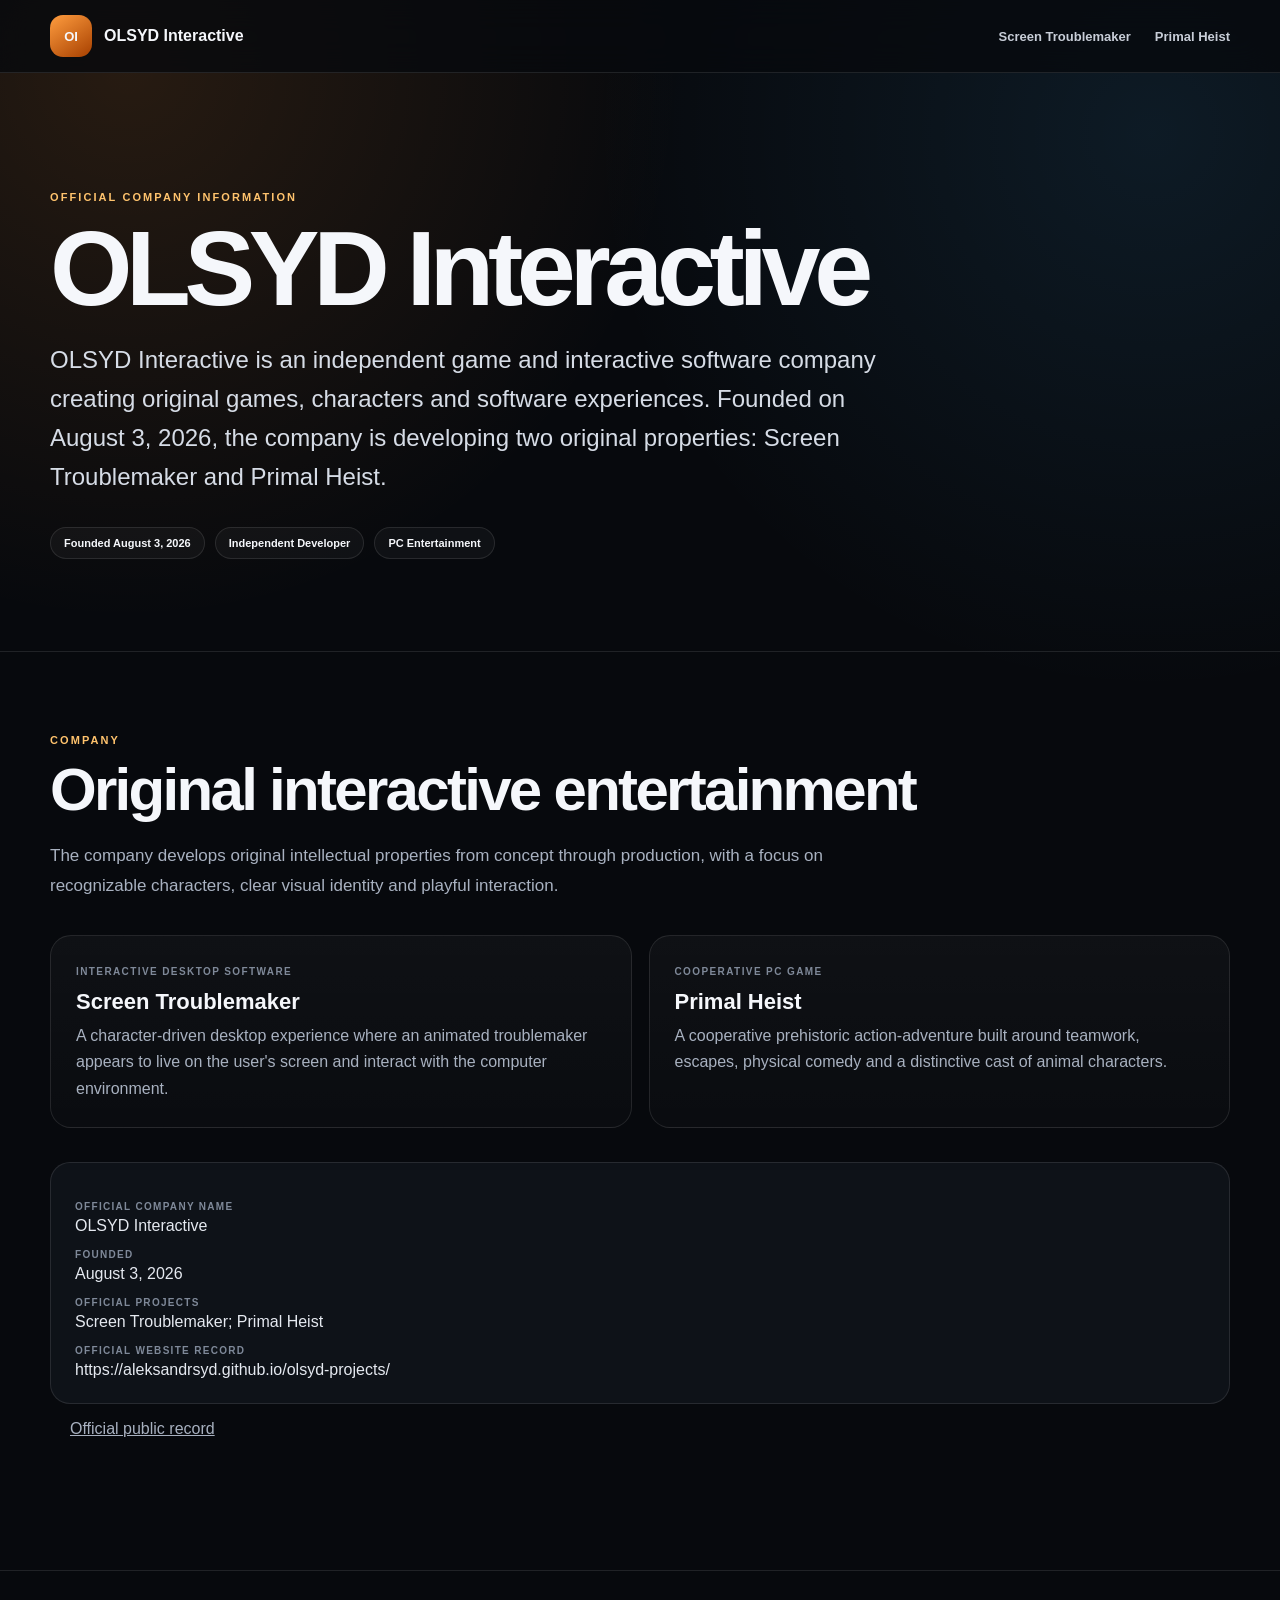
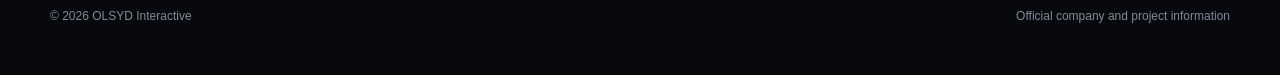
<file: index.html>
<!doctype html><html lang="en" class=""><head>
<meta charset="utf-8"><meta name="viewport" content="width=device-width,initial-scale=1">
<title>OLSYD Interactive — Games &amp; Interactive Entertainment</title>
<meta name="description" content="Official information about OLSYD Interactive, Screen Troublemaker and Primal Heist.">
<meta name="robots" content="index,follow,max-image-preview:large,max-snippet:-1,max-video-preview:-1">
<meta name="googlebot" content="index,follow,max-image-preview:large,max-snippet:-1">
<meta name="bingbot" content="index,follow">
<meta name="author" content="OLSYD Interactive">
<meta name="theme-color" content="#07090d">
<link rel="canonical" href="https://aleksandrsyd.github.io/olsyd-projects/">
<link rel="alternate" type="application/atom+xml" title="OLSYD Interactive Updates" href="https://aleksandrsyd.github.io/olsyd-projects/feed.xml">
<meta property="og:type" content="website"><meta property="og:site_name" content="OLSYD Interactive">
<meta property="og:title" content="OLSYD Interactive — Games &amp; Interactive Entertainment"><meta property="og:description" content="Official information about OLSYD Interactive, Screen Troublemaker and Primal Heist."><meta property="og:url" content="https://aleksandrsyd.github.io/olsyd-projects/">
<meta name="twitter:card" content="summary"><meta name="twitter:title" content="OLSYD Interactive — Games &amp; Interactive Entertainment"><meta name="twitter:description" content="Official information about OLSYD Interactive, Screen Troublemaker and Primal Heist.">
<link rel="stylesheet" href="style.css">
<script type="application/ld+json">{"@context": "https://schema.org", "@graph": [{"@type": "Organization", "@id": "https://aleksandrsyd.github.io/olsyd-projects/#organization", "name": "OLSYD Interactive", "url": "https://aleksandrsyd.github.io/olsyd-projects/", "foundingDate": "2026-08-03", "description": "Independent games and interactive software company creating original games, characters and software experiences."}, {"@type": "WebSite", "@id": "https://aleksandrsyd.github.io/olsyd-projects/#website", "url": "https://aleksandrsyd.github.io/olsyd-projects/", "name": "OLSYD Interactive", "publisher": {"@id": "https://aleksandrsyd.github.io/olsyd-projects/#organization"}, "inLanguage": "en"}, {"@type": "WebPage", "@id": "https://aleksandrsyd.github.io/olsyd-projects/#webpage", "url": "https://aleksandrsyd.github.io/olsyd-projects/", "name": "OLSYD Interactive", "isPartOf": {"@id": "https://aleksandrsyd.github.io/olsyd-projects/#website"}, "about": {"@id": "https://aleksandrsyd.github.io/olsyd-projects/#organization"}, "dateCreated": "2026-08-03", "inLanguage": "en"}]}</script>
</head><body><header><div class="container nav"><a class="brand" href="https://aleksandrsyd.github.io/olsyd-projects/"><span class="brandmark">OI</span><span>OLSYD Interactive</span></a>
<nav class="links"><a href="https://aleksandrsyd.github.io/olsyd-projects/screen-troublemaker.html">Screen Troublemaker</a><a href="https://aleksandrsyd.github.io/olsyd-projects/primal-heist.html">Primal Heist</a></nav></div></header><main><section class="hero"><div class="container">
<div class="eyebrow">Official Company Information</div><h1>OLSYD Interactive</h1>
<p>OLSYD Interactive is an independent game and interactive software company creating original games, characters and software experiences. Founded on August 3, 2026, the company is developing two original properties: Screen Troublemaker and Primal Heist.</p>
<div class="pills"><span class="pill">Founded August 3, 2026</span><span class="pill">Independent Developer</span><span class="pill">PC Entertainment</span></div>
</div></section><section class="section"><div class="container"><div class="kicker">Company</div><h2>Original interactive entertainment</h2>
<p class="intro">The company develops original intellectual properties from concept through production, with a focus on recognizable characters, clear visual identity and playful interaction.</p>
<div class="project-links"><a class="project" href="https://aleksandrsyd.github.io/olsyd-projects/screen-troublemaker.html"><small>Interactive Desktop Software</small><h3>Screen Troublemaker</h3><p>A character-driven desktop experience where an animated troublemaker appears to live on the user's screen and interact with the computer environment.</p></a>
<a class="project" href="https://aleksandrsyd.github.io/olsyd-projects/primal-heist.html"><small>Cooperative PC Game</small><h3>Primal Heist</h3><p>A cooperative prehistoric action-adventure built around teamwork, escapes, physical comedy and a distinctive cast of animal characters.</p></a></div>
<dl class="facts"><dt>Official company name</dt><dd>OLSYD Interactive</dd><dt>Founded</dt><dd>August 3, 2026</dd><dt>Official projects</dt><dd>Screen Troublemaker; Primal Heist</dd><dt>Official website record</dt><dd>https://aleksandrsyd.github.io/olsyd-projects/</dd></dl>
<div class="container" style="padding-bottom:50px"><a href="https://aleksandrsyd.github.io/olsyd-projects/official-record.html" style="color:#a8b1c0;text-decoration:underline">Official public record</a></div></section></main><footer class="footer"><div class="container footer-row"><span>© 2026 OLSYD Interactive</span><span>Official company and project information</span></div></footer></body></html>
</file>
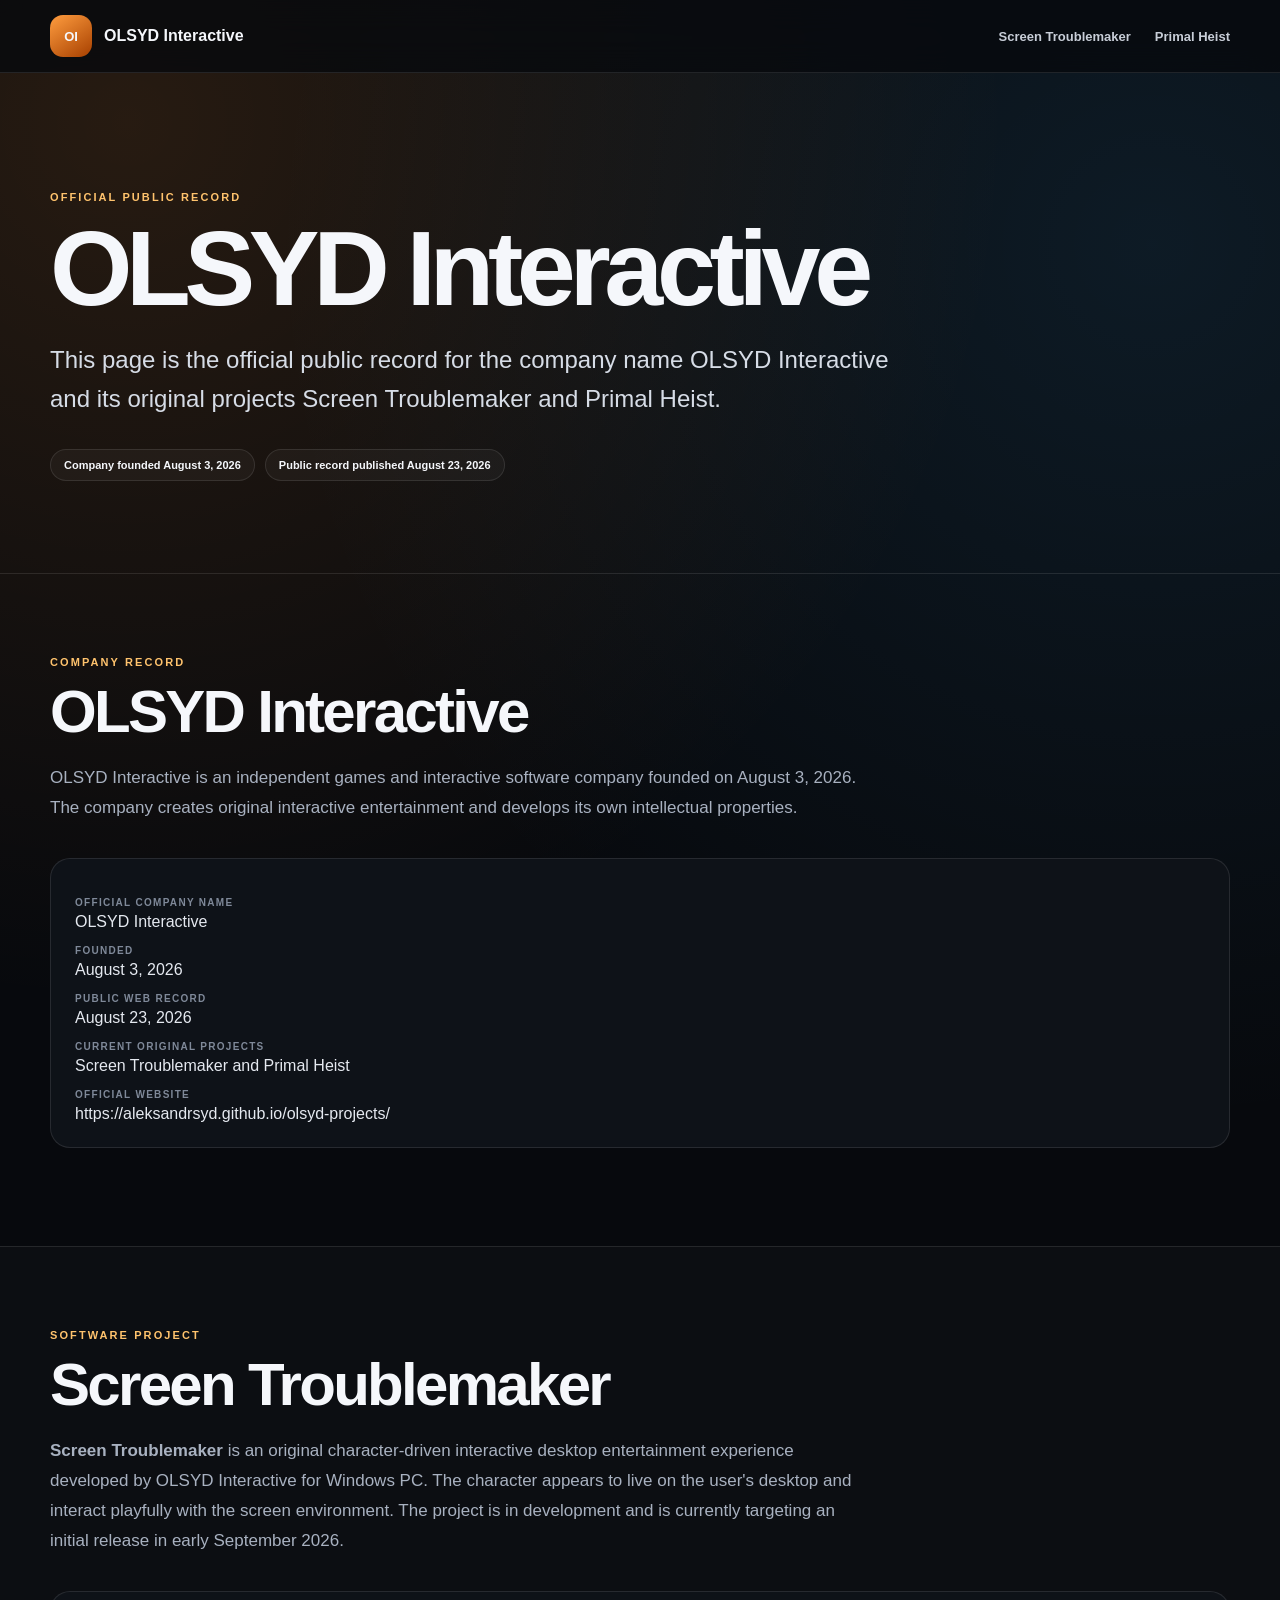
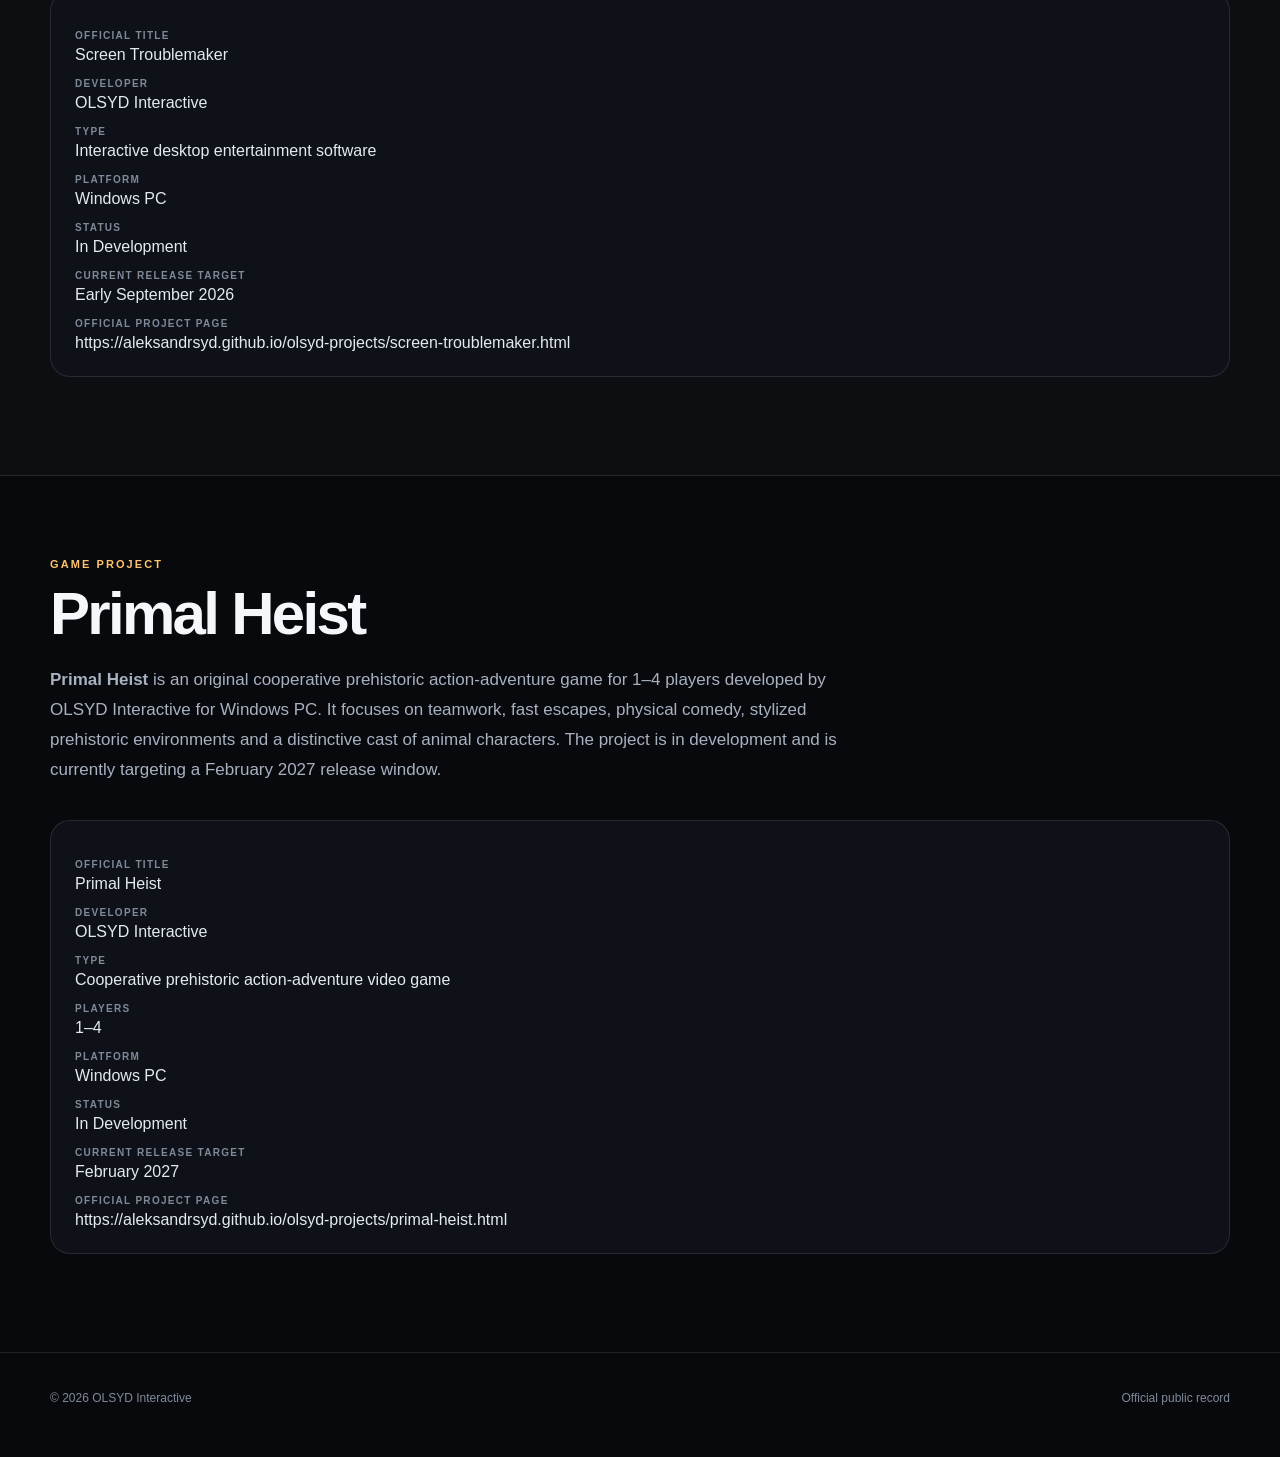
<file: official-record.html>
<!doctype html>
<html lang="en">
<head>
<meta charset="utf-8">
<meta name="viewport" content="width=device-width,initial-scale=1">
<title>OLSYD Interactive — Official Public Record</title>
<meta name="description" content="Official public record for OLSYD Interactive, Screen Troublemaker and Primal Heist, including company founding date, project descriptions and development status.">
<meta name="robots" content="index,follow,max-image-preview:large,max-snippet:-1">
<meta name="googlebot" content="index,follow">
<meta name="bingbot" content="index,follow">
<link rel="canonical" href="https://aleksandrsyd.github.io/olsyd-projects/official-record.html">
<link rel="stylesheet" href="style.css">
<script type="application/ld+json">{"@context": "https://schema.org", "@graph": [{"@type": "Organization", "@id": "https://aleksandrsyd.github.io/olsyd-projects/#organization", "name": "OLSYD Interactive", "url": "https://aleksandrsyd.github.io/olsyd-projects/", "foundingDate": "2026-08-03", "description": "Independent games and interactive software company developing Screen Troublemaker and Primal Heist."}, {"@type": "WebPage", "@id": "https://aleksandrsyd.github.io/olsyd-projects/official-record.html#webpage", "url": "https://aleksandrsyd.github.io/olsyd-projects/official-record.html", "name": "OLSYD Interactive — Official Public Record", "dateCreated": "2026-08-23", "dateModified": "2026-08-23", "about": {"@id": "https://aleksandrsyd.github.io/olsyd-projects/#organization"}, "inLanguage": "en"}]}</script>
</head>
<body>
<header><div class="container nav"><a class="brand" href="https://aleksandrsyd.github.io/olsyd-projects/"><span class="brandmark">OI</span><span>OLSYD Interactive</span></a>
<nav class="links"><a href="https://aleksandrsyd.github.io/olsyd-projects/screen-troublemaker.html">Screen Troublemaker</a><a href="https://aleksandrsyd.github.io/olsyd-projects/primal-heist.html">Primal Heist</a></nav></div></header>
<main>
<section class="hero"><div class="container">
<div class="eyebrow">Official Public Record</div>
<h1>OLSYD Interactive</h1>
<p>This page is the official public record for the company name OLSYD Interactive and its original projects Screen Troublemaker and Primal Heist.</p>
<div class="pills"><span class="pill">Company founded August 3, 2026</span><span class="pill">Public record published August 23, 2026</span></div>
</div></section>

<section class="section"><div class="container">
<div class="kicker">Company Record</div>
<h2>OLSYD Interactive</h2>
<p class="intro">OLSYD Interactive is an independent games and interactive software company founded on August 3, 2026. The company creates original interactive entertainment and develops its own intellectual properties.</p>
<dl class="facts">
<dt>Official company name</dt><dd>OLSYD Interactive</dd>
<dt>Founded</dt><dd>August 3, 2026</dd>
<dt>Public web record</dt><dd>August 23, 2026</dd>
<dt>Current original projects</dt><dd>Screen Troublemaker and Primal Heist</dd>
<dt>Official website</dt><dd>https://aleksandrsyd.github.io/olsyd-projects/</dd>
</dl>
</div></section>

<section class="section alt"><div class="container">
<div class="kicker">Software Project</div>
<h2>Screen Troublemaker</h2>
<p class="intro"><strong>Screen Troublemaker</strong> is an original character-driven interactive desktop entertainment experience developed by OLSYD Interactive for Windows PC. The character appears to live on the user's desktop and interact playfully with the screen environment. The project is in development and is currently targeting an initial release in early September 2026.</p>
<dl class="facts">
<dt>Official title</dt><dd>Screen Troublemaker</dd>
<dt>Developer</dt><dd>OLSYD Interactive</dd>
<dt>Type</dt><dd>Interactive desktop entertainment software</dd>
<dt>Platform</dt><dd>Windows PC</dd>
<dt>Status</dt><dd>In Development</dd>
<dt>Current release target</dt><dd>Early September 2026</dd>
<dt>Official project page</dt><dd>https://aleksandrsyd.github.io/olsyd-projects/screen-troublemaker.html</dd>
</dl>
</div></section>

<section class="section"><div class="container">
<div class="kicker">Game Project</div>
<h2>Primal Heist</h2>
<p class="intro"><strong>Primal Heist</strong> is an original cooperative prehistoric action-adventure game for 1–4 players developed by OLSYD Interactive for Windows PC. It focuses on teamwork, fast escapes, physical comedy, stylized prehistoric environments and a distinctive cast of animal characters. The project is in development and is currently targeting a February 2027 release window.</p>
<dl class="facts">
<dt>Official title</dt><dd>Primal Heist</dd>
<dt>Developer</dt><dd>OLSYD Interactive</dd>
<dt>Type</dt><dd>Cooperative prehistoric action-adventure video game</dd>
<dt>Players</dt><dd>1–4</dd>
<dt>Platform</dt><dd>Windows PC</dd>
<dt>Status</dt><dd>In Development</dd>
<dt>Current release target</dt><dd>February 2027</dd>
<dt>Official project page</dt><dd>https://aleksandrsyd.github.io/olsyd-projects/primal-heist.html</dd>
</dl>
</div></section>
</main>
<footer class="footer"><div class="container footer-row"><span>© 2026 OLSYD Interactive</span><span>Official public record</span></div></footer>
</body></html>
</file>
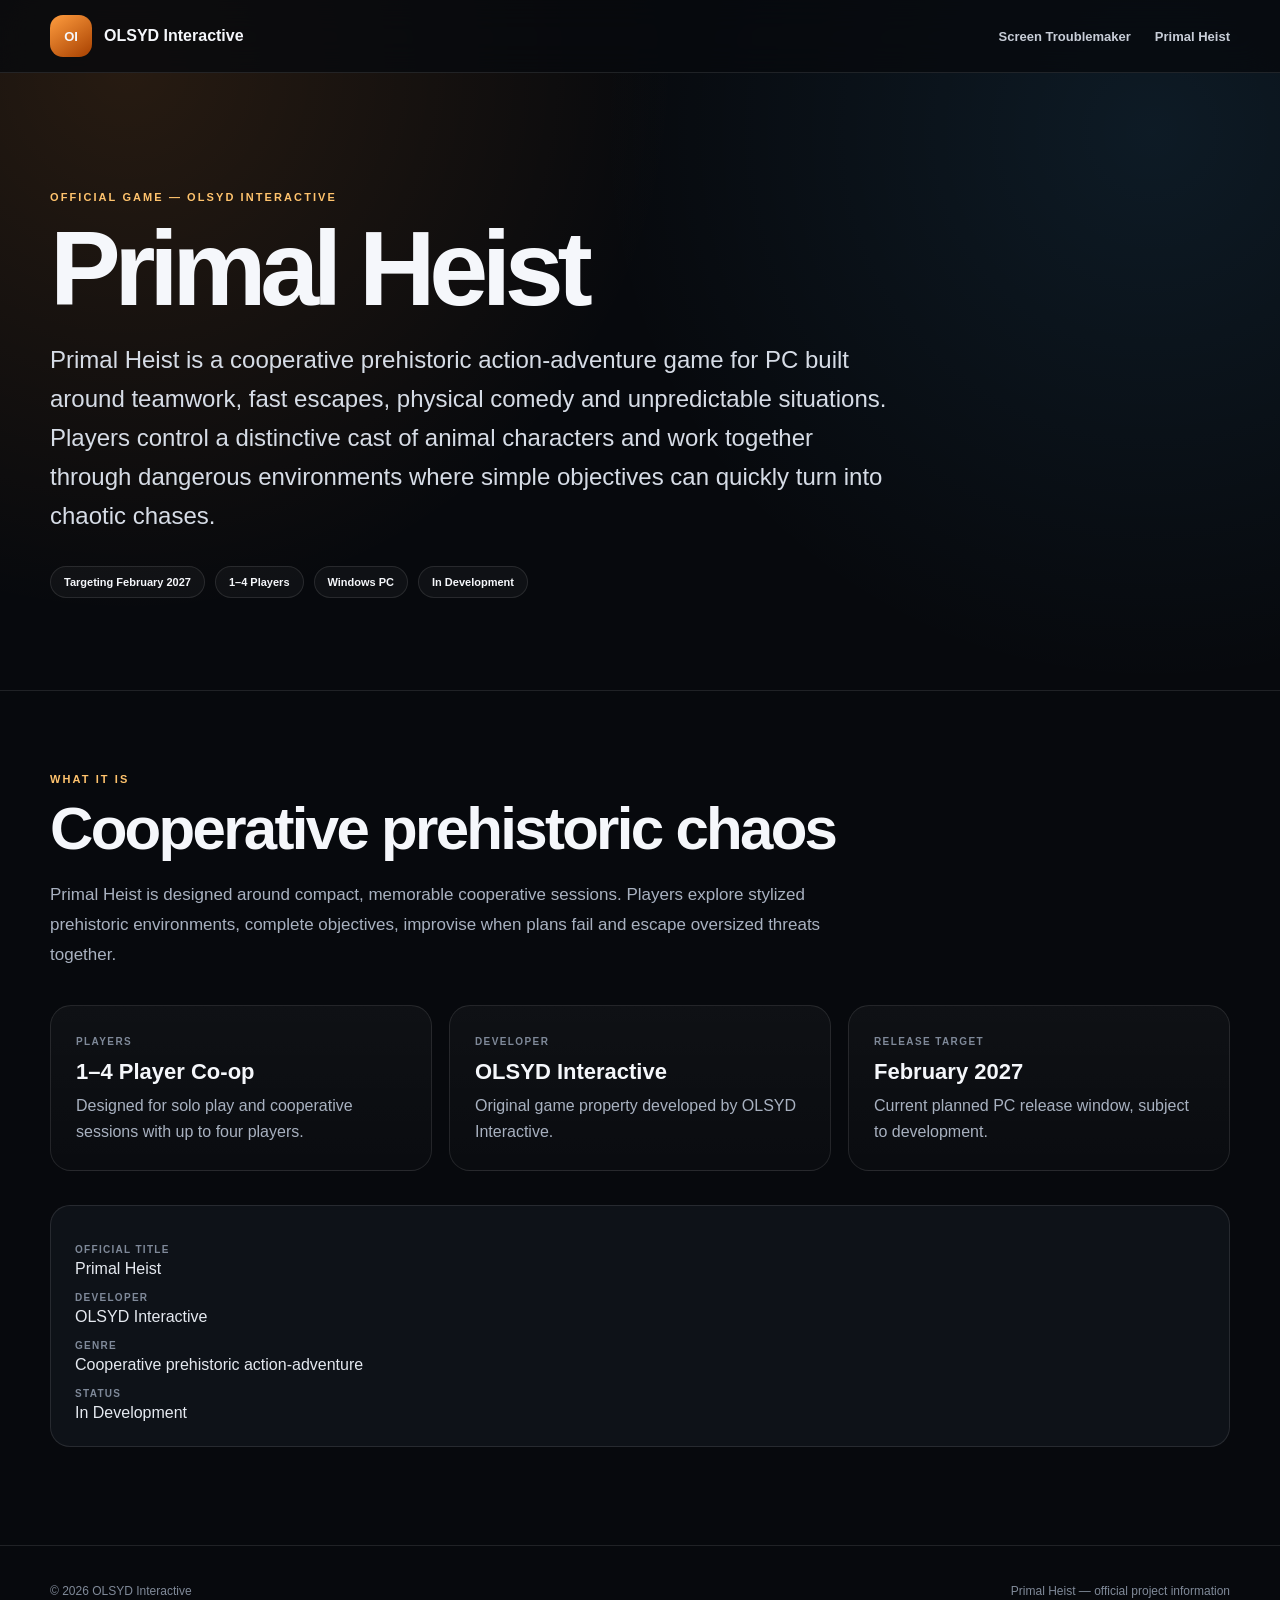
<file: primal-heist.html>
<!doctype html><html lang="en" class=""><head>
<meta charset="utf-8"><meta name="viewport" content="width=device-width,initial-scale=1">
<title>Primal Heist — Cooperative Prehistoric Action-Adventure | OLSYD Interactive</title>
<meta name="description" content="Official Primal Heist project page. Cooperative prehistoric action-adventure for 1–4 players by OLSYD Interactive, targeting February 2027.">
<meta name="robots" content="index,follow,max-image-preview:large,max-snippet:-1,max-video-preview:-1">
<meta name="googlebot" content="index,follow,max-image-preview:large,max-snippet:-1">
<meta name="bingbot" content="index,follow">
<meta name="author" content="OLSYD Interactive">
<meta name="theme-color" content="#07090d">
<link rel="canonical" href="https://aleksandrsyd.github.io/olsyd-projects/primal-heist.html">
<link rel="alternate" type="application/atom+xml" title="OLSYD Interactive Updates" href="https://aleksandrsyd.github.io/olsyd-projects/feed.xml">
<meta property="og:type" content="website"><meta property="og:site_name" content="OLSYD Interactive">
<meta property="og:title" content="Primal Heist — Cooperative Prehistoric Action-Adventure | OLSYD Interactive"><meta property="og:description" content="Official Primal Heist project page. Cooperative prehistoric action-adventure for 1–4 players by OLSYD Interactive, targeting February 2027."><meta property="og:url" content="https://aleksandrsyd.github.io/olsyd-projects/primal-heist.html">
<meta name="twitter:card" content="summary"><meta name="twitter:title" content="Primal Heist — Cooperative Prehistoric Action-Adventure | OLSYD Interactive"><meta name="twitter:description" content="Official Primal Heist project page. Cooperative prehistoric action-adventure for 1–4 players by OLSYD Interactive, targeting February 2027.">
<link rel="stylesheet" href="style.css">
<script type="application/ld+json">{"@context": "https://schema.org", "@graph": [{"@type": "Organization", "@id": "https://aleksandrsyd.github.io/olsyd-projects/#organization", "name": "OLSYD Interactive", "url": "https://aleksandrsyd.github.io/olsyd-projects/", "foundingDate": "2026-08-03", "description": "Independent interactive entertainment company creating original games, characters and software experiences."}, {"@type": "WebSite", "@id": "https://aleksandrsyd.github.io/olsyd-projects/#website", "url": "https://aleksandrsyd.github.io/olsyd-projects/", "name": "OLSYD Interactive", "publisher": {"@id": "https://aleksandrsyd.github.io/olsyd-projects/#organization"}, "inLanguage": "en"}, {"@type": "VideoGame", "@id": "https://aleksandrsyd.github.io/olsyd-projects/primal-heist.html#game", "name": "Primal Heist", "url": "https://aleksandrsyd.github.io/olsyd-projects/primal-heist.html", "gamePlatform": "PC", "genre": ["Action-adventure", "Cooperative"], "numberOfPlayers": {"@type": "QuantitativeValue", "minValue": 1, "maxValue": 4}, "description": "Cooperative prehistoric action-adventure game developed by OLSYD Interactive.", "creator": {"@id": "https://aleksandrsyd.github.io/olsyd-projects/#organization"}, "publisher": {"@id": "https://aleksandrsyd.github.io/olsyd-projects/#organization"}, "isPartOf": {"@id": "https://aleksandrsyd.github.io/olsyd-projects/#website"}}, {"@type": "WebPage", "@id": "https://aleksandrsyd.github.io/olsyd-projects/primal-heist.html#webpage", "url": "https://aleksandrsyd.github.io/olsyd-projects/primal-heist.html", "name": "Primal Heist", "isPartOf": {"@id": "https://aleksandrsyd.github.io/olsyd-projects/#website"}, "about": {"@id": "https://aleksandrsyd.github.io/olsyd-projects/primal-heist.html#game"}, "dateCreated": "2026-08-23", "inLanguage": "en"}]}</script>
</head><body><header><div class="container nav"><a class="brand" href="https://aleksandrsyd.github.io/olsyd-projects/"><span class="brandmark">OI</span><span>OLSYD Interactive</span></a>
<nav class="links"><a href="https://aleksandrsyd.github.io/olsyd-projects/screen-troublemaker.html">Screen Troublemaker</a><a href="https://aleksandrsyd.github.io/olsyd-projects/primal-heist.html">Primal Heist</a></nav></div></header><main><section class="hero"><div class="container"><div class="eyebrow">Official Game — OLSYD Interactive</div>
<h1>Primal Heist</h1><p>Primal Heist is a cooperative prehistoric action-adventure game for PC built around teamwork, fast escapes, physical comedy and unpredictable situations. Players control a distinctive cast of animal characters and work together through dangerous environments where simple objectives can quickly turn into chaotic chases.</p>
<div class="pills"><span class="pill">Targeting February 2027</span><span class="pill">1–4 Players</span><span class="pill">Windows PC</span><span class="pill">In Development</span></div></div></section>
<section class="section"><div class="container"><div class="kicker">What it is</div><h2>Cooperative prehistoric chaos</h2>
<p class="intro">Primal Heist is designed around compact, memorable cooperative sessions. Players explore stylized prehistoric environments, complete objectives, improvise when plans fail and escape oversized threats together.</p>
<div class="cards"><div class="card"><small>Players</small><h3>1–4 Player Co-op</h3><p>Designed for solo play and cooperative sessions with up to four players.</p></div>
<div class="card"><small>Developer</small><h3>OLSYD Interactive</h3><p>Original game property developed by OLSYD Interactive.</p></div>
<div class="card"><small>Release target</small><h3>February 2027</h3><p>Current planned PC release window, subject to development.</p></div></div>
<dl class="facts"><dt>Official title</dt><dd>Primal Heist</dd><dt>Developer</dt><dd>OLSYD Interactive</dd><dt>Genre</dt><dd>Cooperative prehistoric action-adventure</dd><dt>Status</dt><dd>In Development</dd></dl>
</div></section></main><footer class="footer"><div class="container footer-row"><span>© 2026 OLSYD Interactive</span><span>Primal Heist — official project information</span></div></footer></body></html>
</file>
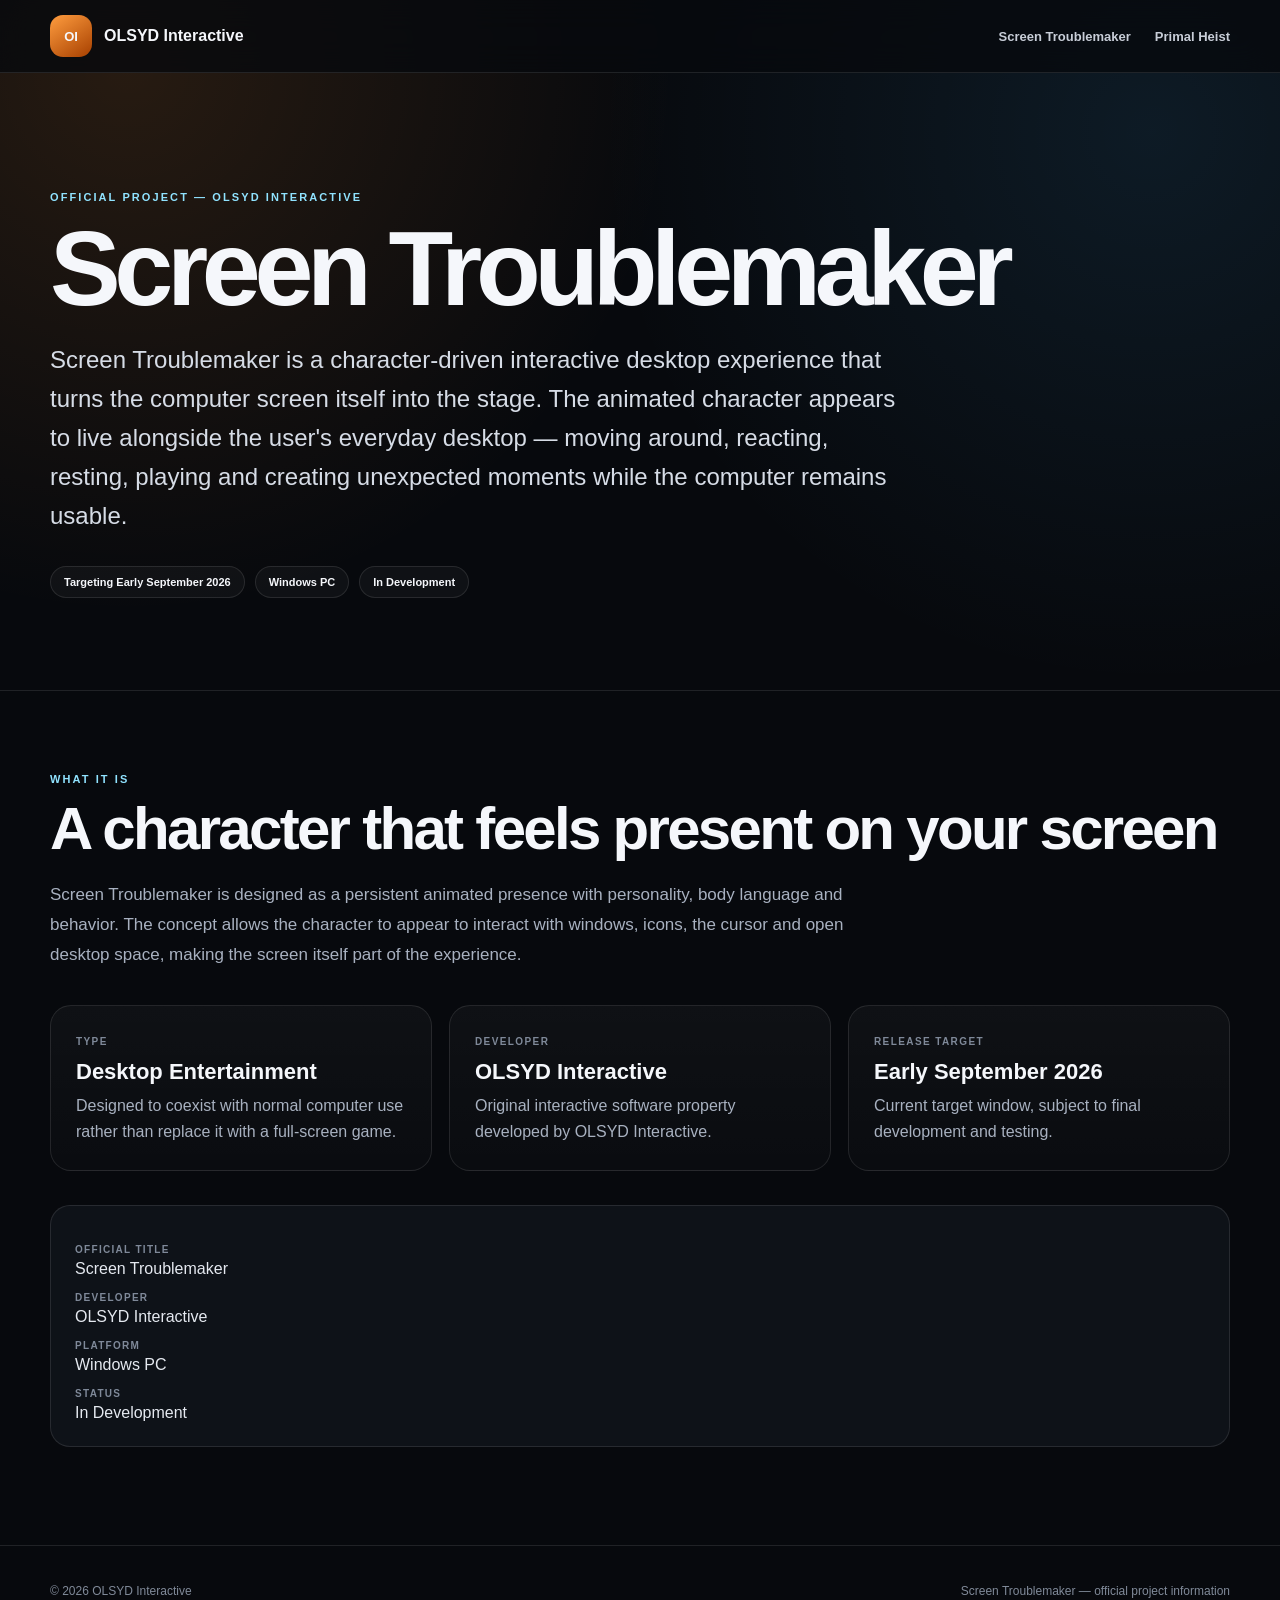
<file: screen-troublemaker.html>
<!doctype html><html lang="en" class="blue"><head>
<meta charset="utf-8"><meta name="viewport" content="width=device-width,initial-scale=1">
<title>Screen Troublemaker — Interactive Desktop Character | OLSYD Interactive</title>
<meta name="description" content="Official Screen Troublemaker project page. Character-driven interactive desktop entertainment by OLSYD Interactive, targeting early September 2026.">
<meta name="robots" content="index,follow,max-image-preview:large,max-snippet:-1,max-video-preview:-1">
<meta name="googlebot" content="index,follow,max-image-preview:large,max-snippet:-1">
<meta name="bingbot" content="index,follow">
<meta name="author" content="OLSYD Interactive">
<meta name="theme-color" content="#07090d">
<link rel="canonical" href="https://aleksandrsyd.github.io/olsyd-projects/screen-troublemaker.html">
<link rel="alternate" type="application/atom+xml" title="OLSYD Interactive Updates" href="https://aleksandrsyd.github.io/olsyd-projects/feed.xml">
<meta property="og:type" content="website"><meta property="og:site_name" content="OLSYD Interactive">
<meta property="og:title" content="Screen Troublemaker — Interactive Desktop Character | OLSYD Interactive"><meta property="og:description" content="Official Screen Troublemaker project page. Character-driven interactive desktop entertainment by OLSYD Interactive, targeting early September 2026."><meta property="og:url" content="https://aleksandrsyd.github.io/olsyd-projects/screen-troublemaker.html">
<meta name="twitter:card" content="summary"><meta name="twitter:title" content="Screen Troublemaker — Interactive Desktop Character | OLSYD Interactive"><meta name="twitter:description" content="Official Screen Troublemaker project page. Character-driven interactive desktop entertainment by OLSYD Interactive, targeting early September 2026.">
<link rel="stylesheet" href="style.css">
<script type="application/ld+json">{"@context": "https://schema.org", "@graph": [{"@type": "Organization", "@id": "https://aleksandrsyd.github.io/olsyd-projects/#organization", "name": "OLSYD Interactive", "url": "https://aleksandrsyd.github.io/olsyd-projects/", "foundingDate": "2026-08-03", "description": "Independent interactive entertainment company creating original games, characters and software experiences."}, {"@type": "WebSite", "@id": "https://aleksandrsyd.github.io/olsyd-projects/#website", "url": "https://aleksandrsyd.github.io/olsyd-projects/", "name": "OLSYD Interactive", "publisher": {"@id": "https://aleksandrsyd.github.io/olsyd-projects/#organization"}, "inLanguage": "en"}, {"@type": "SoftwareApplication", "@id": "https://aleksandrsyd.github.io/olsyd-projects/screen-troublemaker.html#software", "name": "Screen Troublemaker", "url": "https://aleksandrsyd.github.io/olsyd-projects/screen-troublemaker.html", "applicationCategory": "EntertainmentApplication", "operatingSystem": "Windows", "description": "Character-driven interactive desktop entertainment experience developed by OLSYD Interactive.", "creator": {"@id": "https://aleksandrsyd.github.io/olsyd-projects/#organization"}, "publisher": {"@id": "https://aleksandrsyd.github.io/olsyd-projects/#organization"}, "isPartOf": {"@id": "https://aleksandrsyd.github.io/olsyd-projects/#website"}}, {"@type": "WebPage", "@id": "https://aleksandrsyd.github.io/olsyd-projects/screen-troublemaker.html#webpage", "url": "https://aleksandrsyd.github.io/olsyd-projects/screen-troublemaker.html", "name": "Screen Troublemaker", "isPartOf": {"@id": "https://aleksandrsyd.github.io/olsyd-projects/#website"}, "about": {"@id": "https://aleksandrsyd.github.io/olsyd-projects/screen-troublemaker.html#software"}, "dateCreated": "2026-08-23", "inLanguage": "en"}]}</script>
</head><body class="blue"><header><div class="container nav"><a class="brand" href="https://aleksandrsyd.github.io/olsyd-projects/"><span class="brandmark">OI</span><span>OLSYD Interactive</span></a>
<nav class="links"><a href="https://aleksandrsyd.github.io/olsyd-projects/screen-troublemaker.html">Screen Troublemaker</a><a href="https://aleksandrsyd.github.io/olsyd-projects/primal-heist.html">Primal Heist</a></nav></div></header><main><section class="hero"><div class="container"><div class="eyebrow">Official Project — OLSYD Interactive</div>
<h1>Screen Troublemaker</h1><p>Screen Troublemaker is a character-driven interactive desktop experience that turns the computer screen itself into the stage. The animated character appears to live alongside the user's everyday desktop — moving around, reacting, resting, playing and creating unexpected moments while the computer remains usable.</p>
<div class="pills"><span class="pill">Targeting Early September 2026</span><span class="pill">Windows PC</span><span class="pill">In Development</span></div></div></section>
<section class="section"><div class="container"><div class="kicker">What it is</div><h2>A character that feels present on your screen</h2>
<p class="intro">Screen Troublemaker is designed as a persistent animated presence with personality, body language and behavior. The concept allows the character to appear to interact with windows, icons, the cursor and open desktop space, making the screen itself part of the experience.</p>
<div class="cards"><div class="card"><small>Type</small><h3>Desktop Entertainment</h3><p>Designed to coexist with normal computer use rather than replace it with a full-screen game.</p></div>
<div class="card"><small>Developer</small><h3>OLSYD Interactive</h3><p>Original interactive software property developed by OLSYD Interactive.</p></div>
<div class="card"><small>Release target</small><h3>Early September 2026</h3><p>Current target window, subject to final development and testing.</p></div></div>
<dl class="facts"><dt>Official title</dt><dd>Screen Troublemaker</dd><dt>Developer</dt><dd>OLSYD Interactive</dd><dt>Platform</dt><dd>Windows PC</dd><dt>Status</dt><dd>In Development</dd></dl>
</div></section></main><footer class="footer"><div class="container footer-row"><span>© 2026 OLSYD Interactive</span><span>Screen Troublemaker — official project information</span></div></footer></body></html>
</file>
<file: style.css>
:root{
  --bg:#07090d;--panel:#10141b;--text:#f5f7fb;--muted:#a8b1c0;
  --line:rgba(255,255,255,.10);--warm:#ff932e;--warm2:#ffc36d;--blue:#47b8ff;--blue2:#90e3ff;--max:1180px
}
*{box-sizing:border-box}html{scroll-behavior:smooth}body{margin:0;background:
radial-gradient(circle at 10% 4%,rgba(255,147,46,.13),transparent 28%),
radial-gradient(circle at 90% 8%,rgba(71,184,255,.10),transparent 29%),#07090d;color:var(--text);
font-family:Inter,Segoe UI,Arial,sans-serif}a{color:inherit;text-decoration:none}.container{width:min(calc(100% - 40px),var(--max));margin:auto}
header{position:sticky;top:0;z-index:20;background:rgba(7,9,13,.78);backdrop-filter:blur(16px);border-bottom:1px solid var(--line)}
.nav{min-height:72px;display:flex;align-items:center;justify-content:space-between;gap:24px}.brand{display:flex;align-items:center;gap:12px;font-weight:900}
.brandmark{width:42px;height:42px;border-radius:13px;display:grid;place-items:center;background:linear-gradient(145deg,#ff9d3f,#a74000);font-size:13px}
.links{display:flex;gap:24px;color:#c8ced8;font-size:13px;font-weight:750}.hero{padding:118px 0 92px;border-bottom:1px solid var(--line)}
.eyebrow,.kicker{font-size:11px;letter-spacing:.19em;text-transform:uppercase;font-weight:900;color:var(--warm2)}.blue .eyebrow,.blue .kicker{color:var(--blue2)}
h1{font-size:clamp(54px,8.8vw,106px);line-height:.9;letter-spacing:-.06em;margin:18px 0 25px;max-width:1020px}
.hero p{max-width:850px;font-size:clamp(18px,2.2vw,24px);line-height:1.62;color:#d6dce6}.pills{display:flex;gap:10px;flex-wrap:wrap;margin-top:30px}
.pill{border:1px solid var(--line);background:rgba(255,255,255,.035);border-radius:999px;padding:9px 13px;font-size:11px;font-weight:850}
.section{padding:82px 0}.section.alt{background:rgba(255,255,255,.018);border-block:1px solid var(--line)}
h2{font-size:clamp(36px,5vw,60px);letter-spacing:-.045em;margin:9px 0 16px}.intro{max-width:820px;color:var(--muted);font-size:17px;line-height:1.78}
.cards,.project-links{display:grid;grid-template-columns:repeat(3,1fr);gap:17px;margin-top:34px}.project-links{grid-template-columns:1fr 1fr}
.card,.project{border:1px solid var(--line);border-radius:21px;background:linear-gradient(180deg,rgba(255,255,255,.035),rgba(255,255,255,.015));padding:25px}
.card small,.project small{font-size:10px;text-transform:uppercase;letter-spacing:.14em;color:#7f8999;font-weight:900}.card h3,.project h3{font-size:22px;margin:10px 0 8px}
.card p,.project p{margin:0;color:var(--muted);line-height:1.63}.facts{margin-top:34px;padding:24px;border:1px solid var(--line);border-radius:20px;background:#0e1218}
.facts dt{color:#7f8999;font-size:10px;text-transform:uppercase;letter-spacing:.13em;font-weight:900;margin-top:14px}.facts dd{margin:5px 0 0;color:#e5e9f0}
.footer{padding:38px 0 52px;border-top:1px solid var(--line);font-size:12px;color:#808a99}.footer-row{display:flex;justify-content:space-between;gap:20px;flex-wrap:wrap}
@media(max-width:820px){.links{display:none}.cards,.project-links{grid-template-columns:1fr}.hero{padding:96px 0 72px}}
</file>
